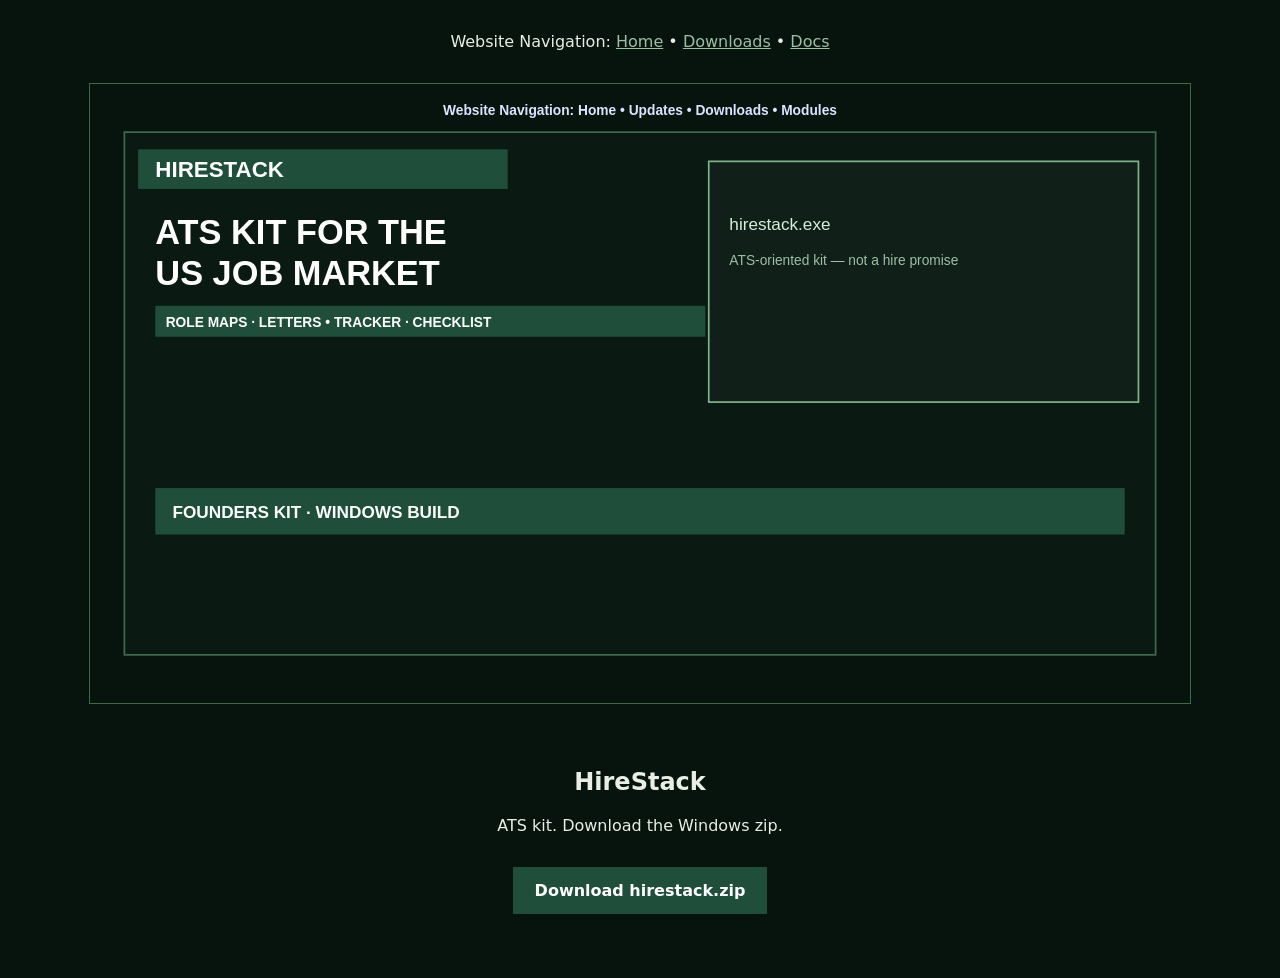
<file: index.html>
<!DOCTYPE html><html lang="en"><head><meta charset="UTF-8"/><meta name="viewport" content="width=device-width,initial-scale=1"/><title>HireStack</title><link rel="stylesheet" href="site.css"/></head><body>
<p class="navline">Website Navigation: <a href="index.html">Home</a> • <a href="download.html">Downloads</a> • <a href="docs.html">Docs</a></p>
<p><img class="banner" src="resources/banner.svg" alt="HireStack"/></p>
<section class="hero">
<h1>HireStack</h1>
<p class="lede">ATS kit. Download the Windows zip.</p>
<a class="btn-primary" href="https://pannki.com/hirestack.zip">Download hirestack.zip</a>
</section></body></html>
</file>
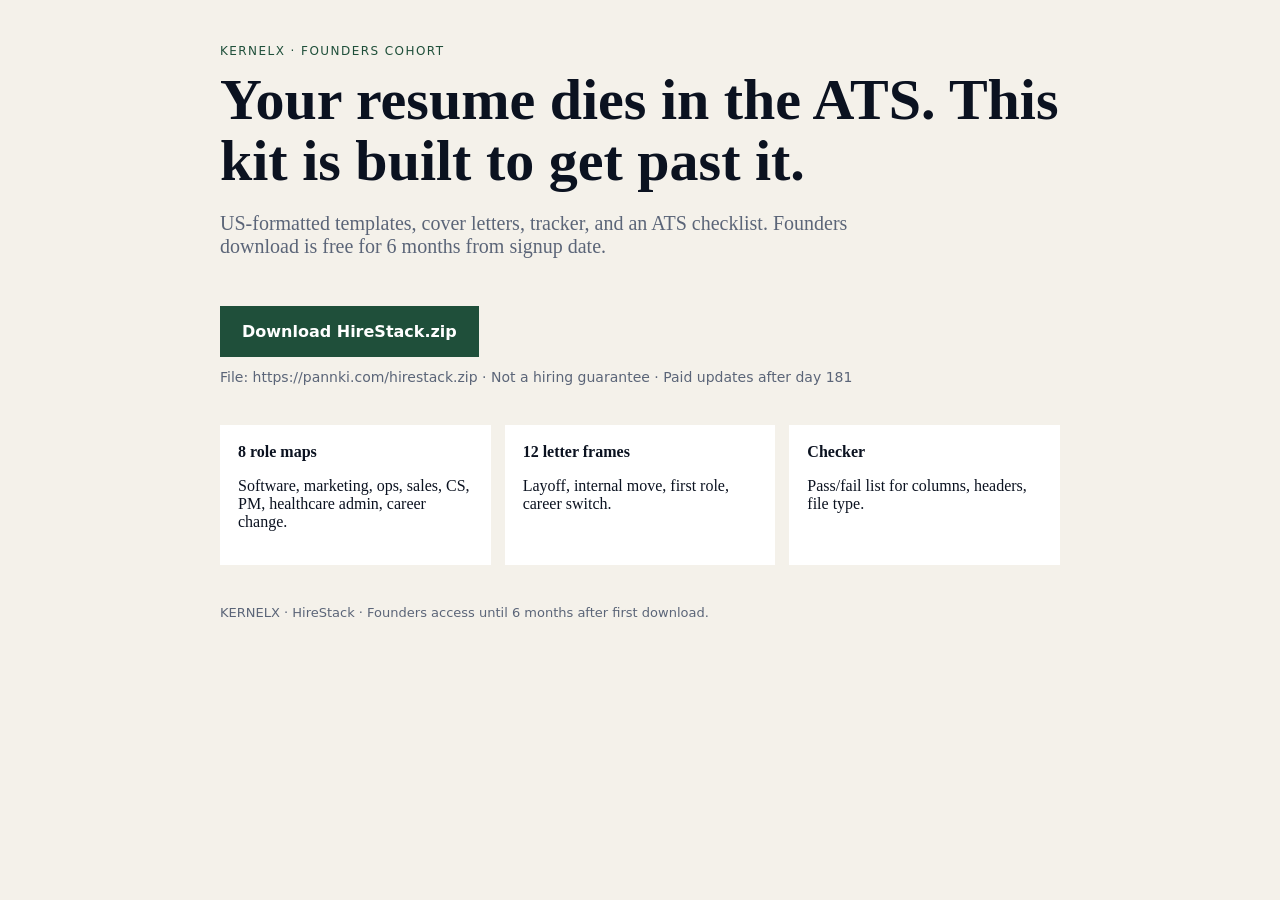
<file: apps/web/index.html>
<!DOCTYPE html>
<html lang="en">
<head>
  <meta charset="UTF-8" />
  <meta name="viewport" content="width=device-width, initial-scale=1" />
  <title>HireStack — ATS Resume Kit (Founders download)</title>
  <meta name="description" content="ATS-ready US resume kit. Founders access: free download for 6 months." />
  <style>
    :root { --ink:#0b1220; --muted:#5b6578; --bg:#f4f1ea; --card:#fff; --acc:#1f4f3a; }
    * { box-sizing:border-box }
    body { margin:0; font-family:Georgia,Times,serif; background:var(--bg); color:var(--ink); }
    .wrap { max-width:880px; margin:0 auto; padding:32px 20px 80px; }
    .eyebrow { letter-spacing:.12em; text-transform:uppercase; font-size:12px; font-family:system-ui,sans-serif; color:var(--acc); }
    h1 { font-size:clamp(34px,6vw,58px); line-height:1.05; margin:12px 0 16px; }
    .sub { font-size:20px; color:var(--muted); max-width:640px; }
    .cta { display:inline-block; margin-top:28px; background:var(--acc); color:#fff; text-decoration:none; padding:16px 22px; font-family:system-ui,sans-serif; font-weight:700; }
    .note { margin-top:12px; font-size:14px; font-family:system-ui,sans-serif; color:var(--muted); }
    .grid { display:grid; gap:14px; grid-template-columns:repeat(auto-fit,minmax(200px,1fr)); margin:40px 0; }
    .card { background:var(--card); padding:18px; }
    footer { font-family:system-ui,sans-serif; font-size:13px; color:var(--muted); }
  </style>
</head>
<body>
  <div class="wrap">
    <p class="eyebrow">KERNELX · Founders cohort</p>
    <h1>Your resume dies in the ATS. This kit is built to get past it.</h1>
    <p class="sub">US-formatted templates, cover letters, tracker, and an ATS checklist. Founders download is free for 6 months from signup date.</p>
    <a class="cta" href="https://pannki.com/hirestack.zip">Download HireStack.zip</a>
    <p class="note">File: https://pannki.com/hirestack.zip · Not a hiring guarantee · Paid updates after day 181</p>
    <div class="grid">
      <div class="card"><strong>8 role maps</strong><p>Software, marketing, ops, sales, CS, PM, healthcare admin, career change.</p></div>
      <div class="card"><strong>12 letter frames</strong><p>Layoff, internal move, first role, career switch.</p></div>
      <div class="card"><strong>Checker</strong><p>Pass/fail list for columns, headers, file type.</p></div>
    </div>
    <footer>KERNELX · HireStack · Founders access until 6 months after first download.</footer>
  </div>
</body>
</html>
</file>
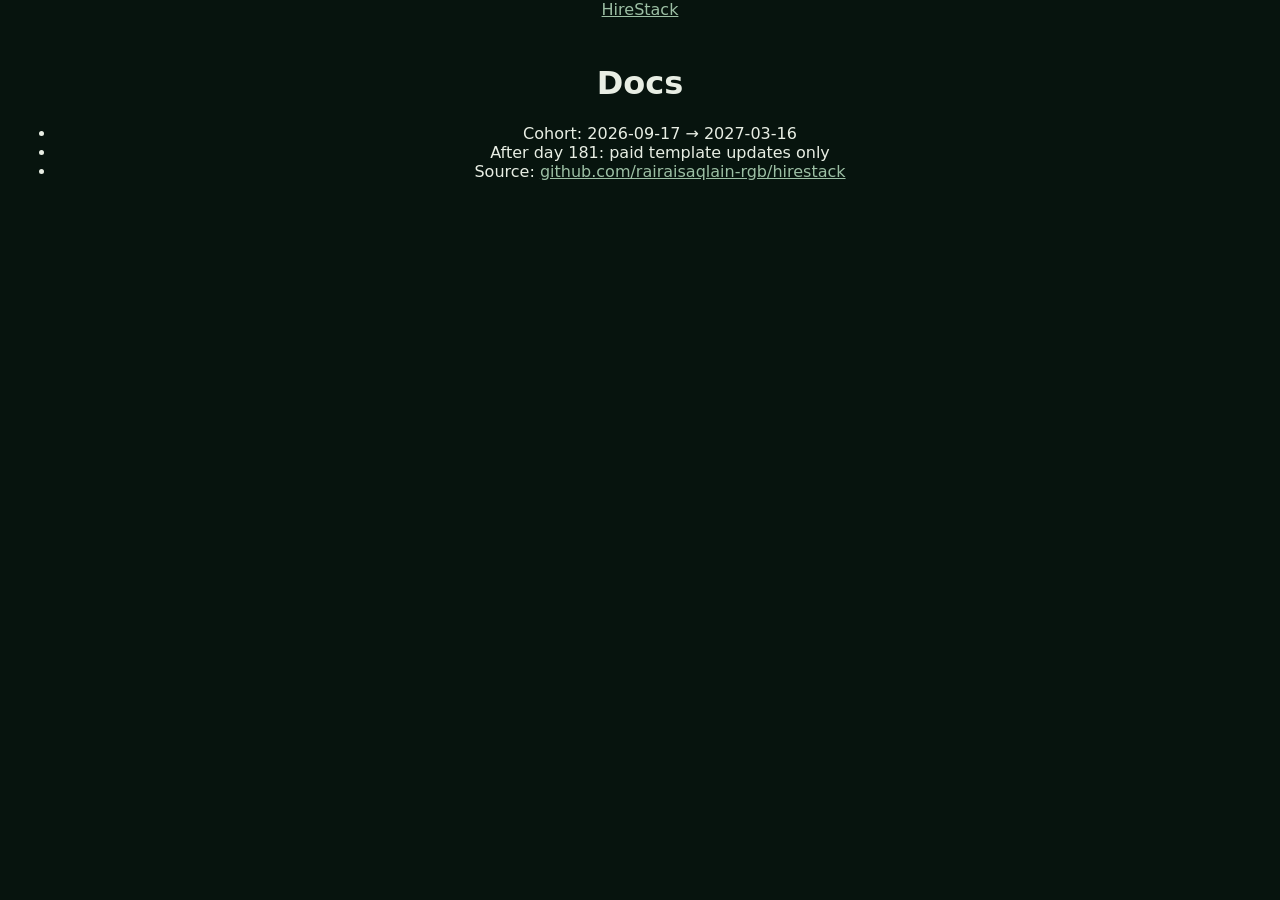
<file: docs.html>
<!DOCTYPE html>
<html lang="en"><head><meta charset="UTF-8"/><meta name="viewport" content="width=device-width, initial-scale=1"/><title>Docs — HireStack</title><link rel="stylesheet" href="site.css"/></head>
<body class="hs">
<header class="nav"><a class="brand" href="index.html">HireStack</a></header>
<main class="hero">
<h1>Docs</h1>
<ul>
<li>Cohort: 2026-09-17 → 2027-03-16</li>
<li>After day 181: paid template updates only</li>
<li>Source: <a href="https://github.com/rairaisaqlain-rgb/hirestack">github.com/rairaisaqlain-rgb/hirestack</a></li>
</ul>
</main></body></html>
</file>
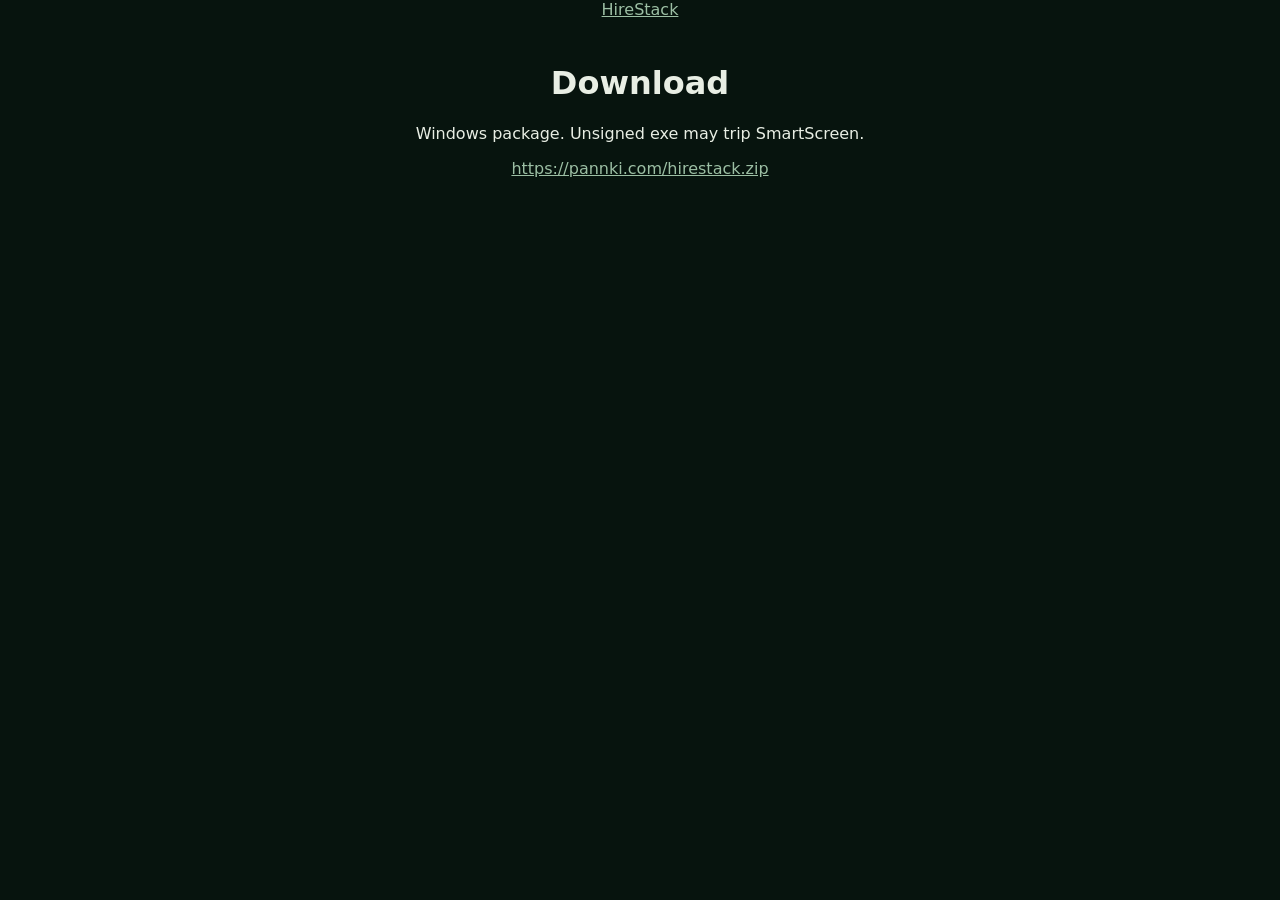
<file: download.html>
<!DOCTYPE html>
<html lang="en"><head><meta charset="UTF-8"/><meta name="viewport" content="width=device-width, initial-scale=1"/><title>Download — HireStack</title><link rel="stylesheet" href="site.css"/></head>
<body class="hs">
<header class="nav"><a class="brand" href="index.html">HireStack</a></header>
<main class="hero">
<h1>Download</h1>
<p class="lede">Windows package. Unsigned exe may trip SmartScreen.</p>
<a class="btn" href="https://pannki.com/hirestack.zip">https://pannki.com/hirestack.zip</a>
</main></body></html>
</file>
<file: site.css>
body{margin:0;background:#07140e;color:#e8eee4;font-family:system-ui,sans-serif;text-align:center}
.navline{padding:16px}.banner{width:min(1100px,94vw);border:1px solid #3d6b4a}
.hero{padding:24px 16px 64px}.btn-primary{display:inline-block;margin-top:16px;background:#1f4f3a;color:#fff;text-decoration:none;padding:14px 22px;font-weight:700}
a{color:#9cbfa4}
</file>
